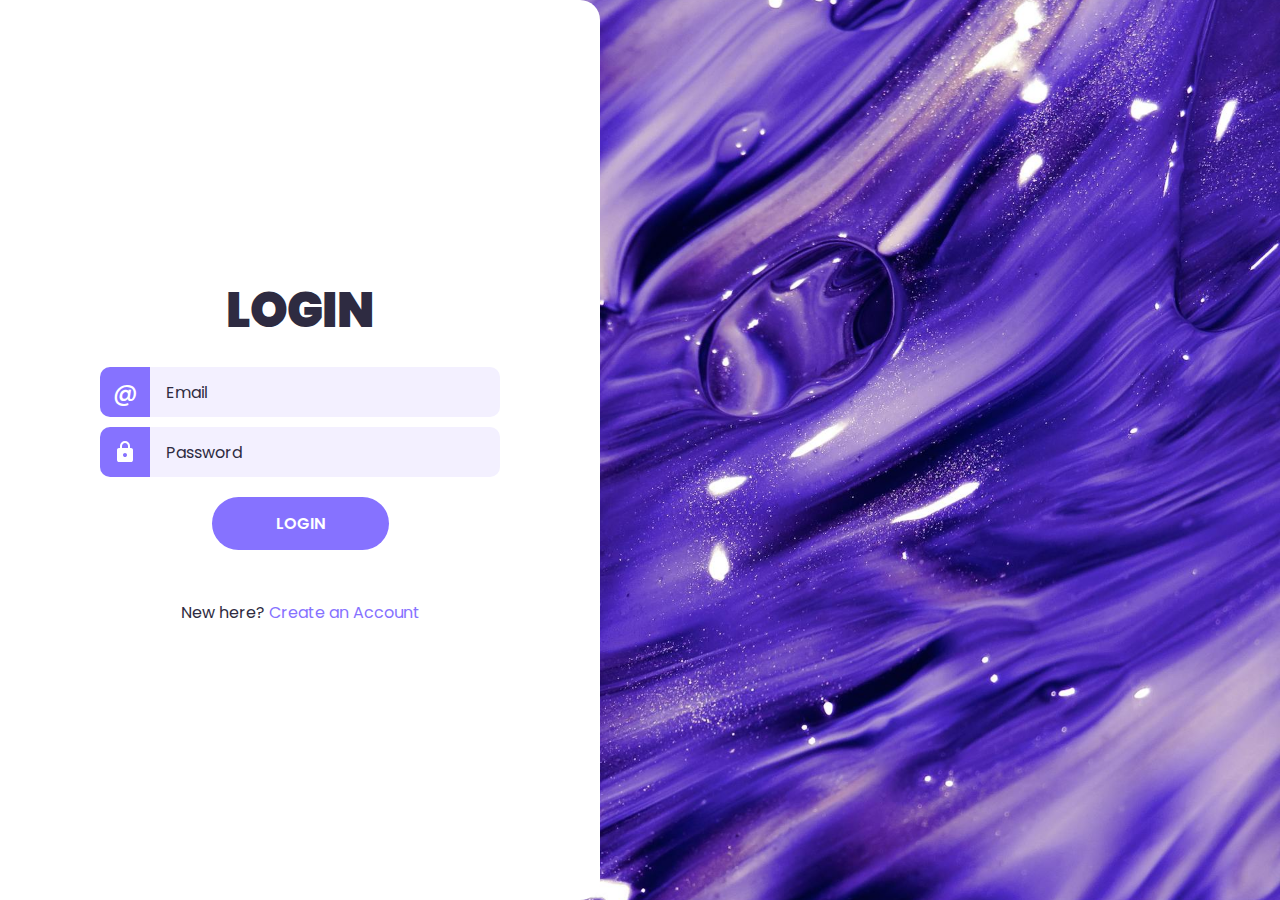
<file: index.html>
<!DOCTYPE html>
<html lang="en">
<head>
  <meta charset="UTF-8">
  <meta name="viewport" content="width=device-width, initial-scale=1.0">
  <title>Login</title>
  <link rel="stylesheet" href="login/style.css">
  <script type="text/javascript" src="login/validation.js" defer></script>

</head>
<body>
  <div class="wrapper">
    <h1>Login</h1>
    <p id="error-message"></p>
    <form id="form">
      <div>
        <label for="email-input">
          <span>@</span>
        </label>
        <input type="email" name="email" id="email-input" placeholder="Email">
      </div>
      <div>
        <label for="password-input">
          <svg xmlns="http://www.w3.org/2000/svg" height="24" viewBox="0 -960 960 960" width="24"><path d="M240-80q-33 0-56.5-23.5T160-160v-400q0-33 23.5-56.5T240-640h40v-80q0-83 58.5-141.5T480-920q83 0 141.5 58.5T680-720v80h40q33 0 56.5 23.5T800-560v400q0 33-23.5 56.5T720-80H240Zm240-200q33 0 56.5-23.5T560-360q0-33-23.5-56.5T480-440q-33 0-56.5 23.5T400-360q0 33 23.5 56.5T480-280ZM360-640h240v-80q0-50-35-85t-85-35q-50 0-85 35t-35 85v80Z"/></svg>
        </label>
        <input type="password" name="password" id="password-input" placeholder="Password">
      </div>
      <button type="submit" id="login">Login</button>
    </form>
    <p>New here? <a href="signup.html">Create an Account</a></p>
  </div>
  <script type="text/javascript">
    document.getElementById("login").onclick = function () {
        location.href = "landing.html";
    };
</script>
</body>
</html>
</file>
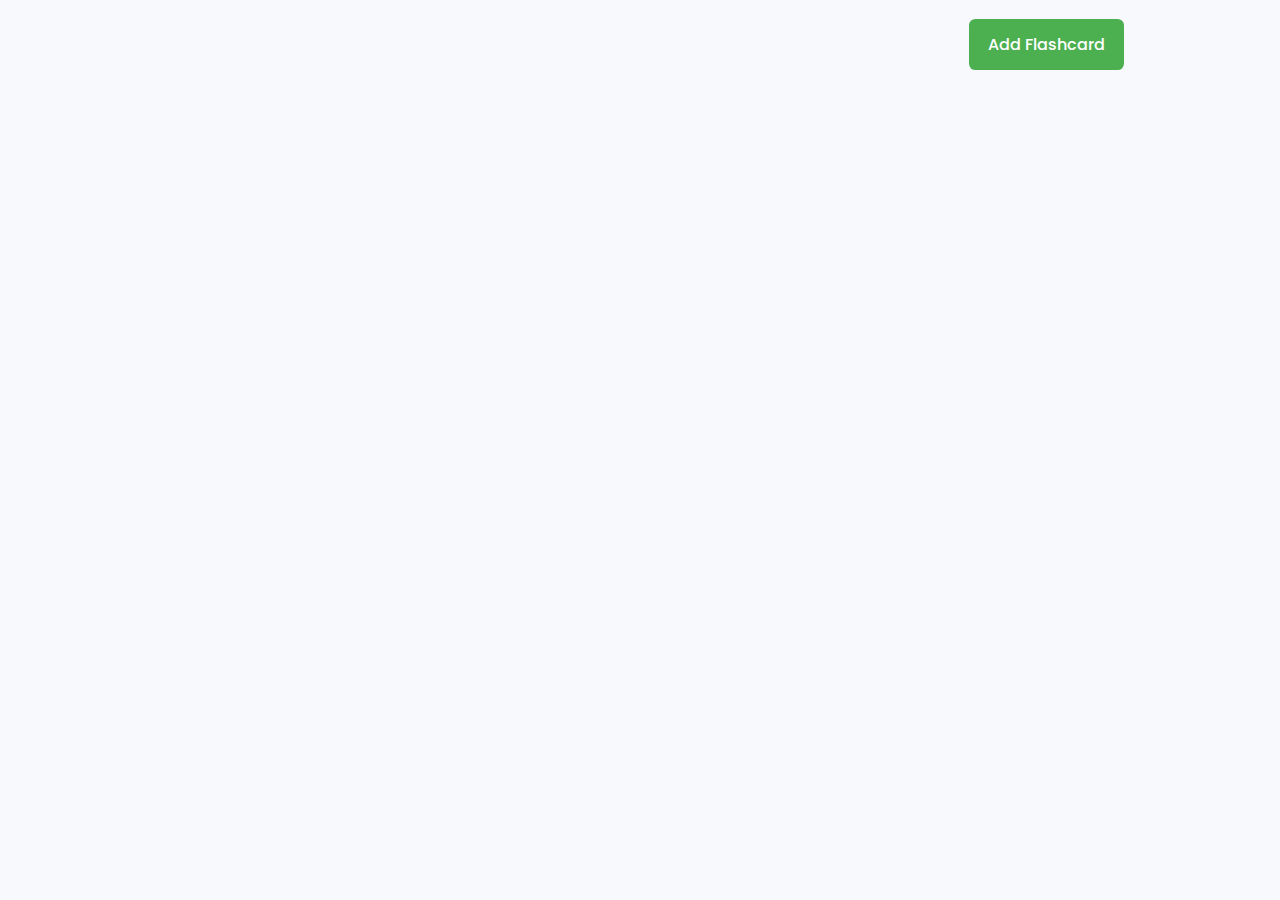
<file: flashcard.html>
<!DOCTYPE html>
<html lang="en">
  <head>
    <meta name="viewport" content="width=device-width, initial-scale=1.0" />
    <title>Flashcard App</title>
    <!-- Font Awesome Icons -->
    <link
      rel="stylesheet"
      href="https://cdnjs.cloudflare.com/ajax/libs/font-awesome/6.1.2/css/all.min.css"
    />
    <!-- Google Fonts -->
    <link
      href="https://fonts.googleapis.com/css2?family=Poppins:wght@400;500;600&display=swap"
      rel="stylesheet"
    />
    <!-- Stylesheet -->
    <link rel="stylesheet" href="Flashcard/style.css" />
  </head>
  <body>
    <div class="container">
      <div class="add-flashcard-con">
        <button id="add-flashcard">Add Flashcard</button>
      </div>

      <!-- Display Card of Question And Answers Here -->
      <div id="card-con">
        <div class="card-list-container"></div>
      </div>
    </div>

    <!-- Input form for users to fill question and answer -->
    <div class="question-container hide" id="add-question-card">
      <h2>Add Flashcard</h2>
      <div class="wrapper">
        <!-- Error message -->
        <div class="error-con">
          <span class="hide" id="error">Input fields cannot be empty!</span>
        </div>
        <!-- Close Button -->
        <i class="fa-solid fa-xmark" id="close-btn"></i>
      </div>

      <label for="question">Question:</label>
      <textarea
        class="input"
        id="question"
        placeholder="Type the question here..."
        rows="2"
      ></textarea>
      <label for="answer">Answer:</label>
      <textarea
        class="input"
        id="answer"
        rows="4"
        placeholder="Type the answer here..."
      ></textarea>
      <button id="save-btn">Save</button>
    </div>

    <!-- Script -->
    <script src="Flashcard/script.js"></script>
  </body>
</html>
</file>
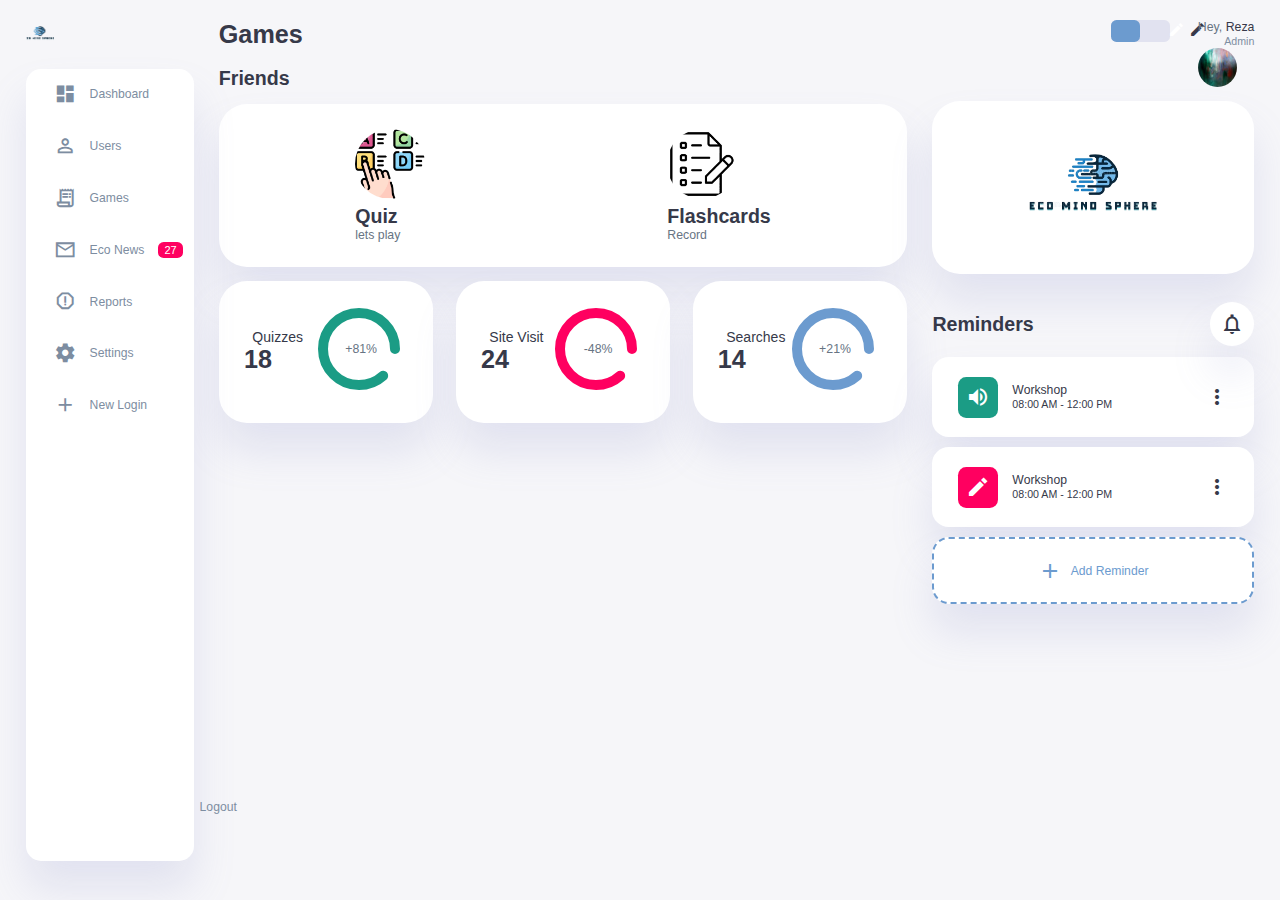
<file: games.html>
<!DOCTYPE html>
<html lang="en">

<head>
    <meta charset="UTF-8">
    <meta name="viewport" content="width=device-width, initial-scale=1.0">
    <link href="https://fonts.googleapis.com/icon?family=Material+Icons+Sharp" rel="stylesheet">
    <link rel="stylesheet" href="landing scripts/style.css">
    <title>Echo Mind Sphere</title>
</head>

<body>

    <div class="container">
        <!-- Sidebar Section -->
        <aside>
            <div class="toggle">
                <div class="logo">
                    <img src="images/logo.png">
                </div>
                <div class="close" id="close-btn">
                    <span class="material-icons-sharp">
                        close
                    </span>
                </div>
            </div>

            <div class="sidebar">
                <a href="landing.html">
                    <span class="material-icons-sharp">
                        dashboard
                    </span>
                    <h3>Dashboard</h3>
                </a>
                <a href="chat.html">
                    <span class="material-icons-sharp">
                        person_outline
                    </span>
                    <h3>Users</h3>
                </a>
                <a href="#">
                    <span class="material-icons-sharp">
                        receipt_long
                    </span>
                    <h3>Games</h3>
                </a>
                <a href="#">
                    <span class="material-icons-sharp">
                        mail_outline
                    </span>
                    <h3>Eco News</h3>
                    <span class="message-count">27</span>
                </a>
                <a href="#">
                    <span class="material-icons-sharp">
                        report_gmailerrorred
                    </span>
                    <h3>Reports</h3>
                </a>
                <a href="#">
                    <span class="material-icons-sharp">
                        settings
                    </span>
                    <h3>Settings</h3>
                </a>
                <a href="#">
                    <span class="material-icons-sharp">
                        add
                    </span>
                    <h3>New Login</h3>
                </a>
                <a href="index.html">
                    <span class="material-icons-sharp">
                        logout
                    </span>
                    <h3>Logout</h3>
                </a>
            </div>
        </aside>
        <!-- End of Sidebar Section -->

        <!-- Main Content -->
        <main>
            <h1>Games</h1>
            <!-- New Users Section -->
            <div class="new-users">
                <h2>Friends</h2>
                <div class="user-list">
                    <div class="user">
                        <a href="quiz.html">
                        <img src="images/choose.png">
                        <h2>Quiz</h2>
                        <p>lets play</p>
                    </a>
                    </div>
                    <div class="user">
                        <a href="flashcard.html">
                        <img src="images/exam.png">
                        <h2>Flashcards</h2>
                        <p>Record</p>
                        </a>
                    </div>
                </div>
            </div>
            <!-- End of New Users Section -->

            <!-- Analyses -->
            <div class="analyse">
                <div class="sales">
                    <div class="status">
                        <div class="info">
                            <h3>Quizzes</h3>
                            <h1>18</h1>
                        </div>
                        <div class="progresss">
                            <svg>
                                <circle cx="38" cy="38" r="36"></circle>
                            </svg>
                            <div class="percentage">
                                <p>+81%</p>
                            </div>
                        </div>
                    </div>
                </div>
                <div class="visits">
                    <div class="status">
                        <div class="info">
                            <h3>Site Visit</h3>
                            <h1>24</h1>
                        </div>
                        <div class="progresss">
                            <svg>
                                <circle cx="38" cy="38" r="36"></circle>
                            </svg>
                            <div class="percentage">
                                <p>-48%</p>
                            </div>
                        </div>
                    </div>
                </div>
                <div class="searches">
                    <div class="status">
                        <div class="info">
                            <h3>Searches</h3>
                            <h1>14</h1>
                        </div>
                        <div class="progresss">
                            <svg>
                                <circle cx="38" cy="38" r="36"></circle>
                            </svg>
                            <div class="percentage">
                                <p>+21%</p>
                            </div>
                        </div>
                    </div>
                </div>
            </div>
            <!-- End of Analyses -->


        </main>
        <!-- End of Main Content -->

        <!-- Right Section -->
        <div class="right-section">
            <div class="nav">
                <button id="menu-btn">
                    <span class="material-icons-sharp">
                        menu
                    </span>
                </button>
                <div class="dark-mode">
                    <span class="material-icons-sharp active">
                        light_mode
                    </span>
                    <span class="material-icons-sharp">
                        dark_mode
                    </span>
                </div>

                <div class="profile">
                    <div class="info">
                        <p>Hey, <a href="profile.html">Reza</a></p>
                        <small class="text-muted">Admin</small>
                    </div>
                    <div  class="profile-photo">
                        <img src="images/profile-1.jpg"><a ></a>
                    </div>
                </div>

            </div>
            <!-- End of Nav -->

            <div class="user-profile">
                <div class="logo">
                    <img src="images/logo.png">
                </div>
            </div>

            <div class="reminders">
                <div class="header">
                    <h2>Reminders</h2>
                    <span class="material-icons-sharp">
                        notifications_none
                    </span>
                </div>

                <div class="notification">
                    <div class="icon">
                        <span class="material-icons-sharp">
                            volume_up
                        </span>
                    </div>
                    <div class="content">
                        <div class="info">
                            <h3>Workshop</h3>
                            <small class="text_muted">
                                08:00 AM - 12:00 PM
                            </small>
                        </div>
                        <span class="material-icons-sharp">
                            more_vert
                        </span>
                    </div>
                </div>

                <div class="notification deactive">
                    <div class="icon">
                        <span class="material-icons-sharp">
                            edit
                        </span>
                    </div>
                    <div class="content">
                        <div class="info">
                            <h3>Workshop</h3>
                            <small class="text_muted">
                                08:00 AM - 12:00 PM
                            </small>
                        </div>
                        <span class="material-icons-sharp">
                            more_vert
                        </span>
                    </div>
                </div>

                <div class="notification add-reminder">
                    <div>
                        <span class="material-icons-sharp">
                            add
                        </span>
                        <h3>Add Reminder</h3>
                    </div>
                </div>

            </div>

        </div>


    </div>

    <script src="landing scripts/orders.js"></script>
    <script src="landing scripts/index.js"></script>
</body>

</html>
</file>
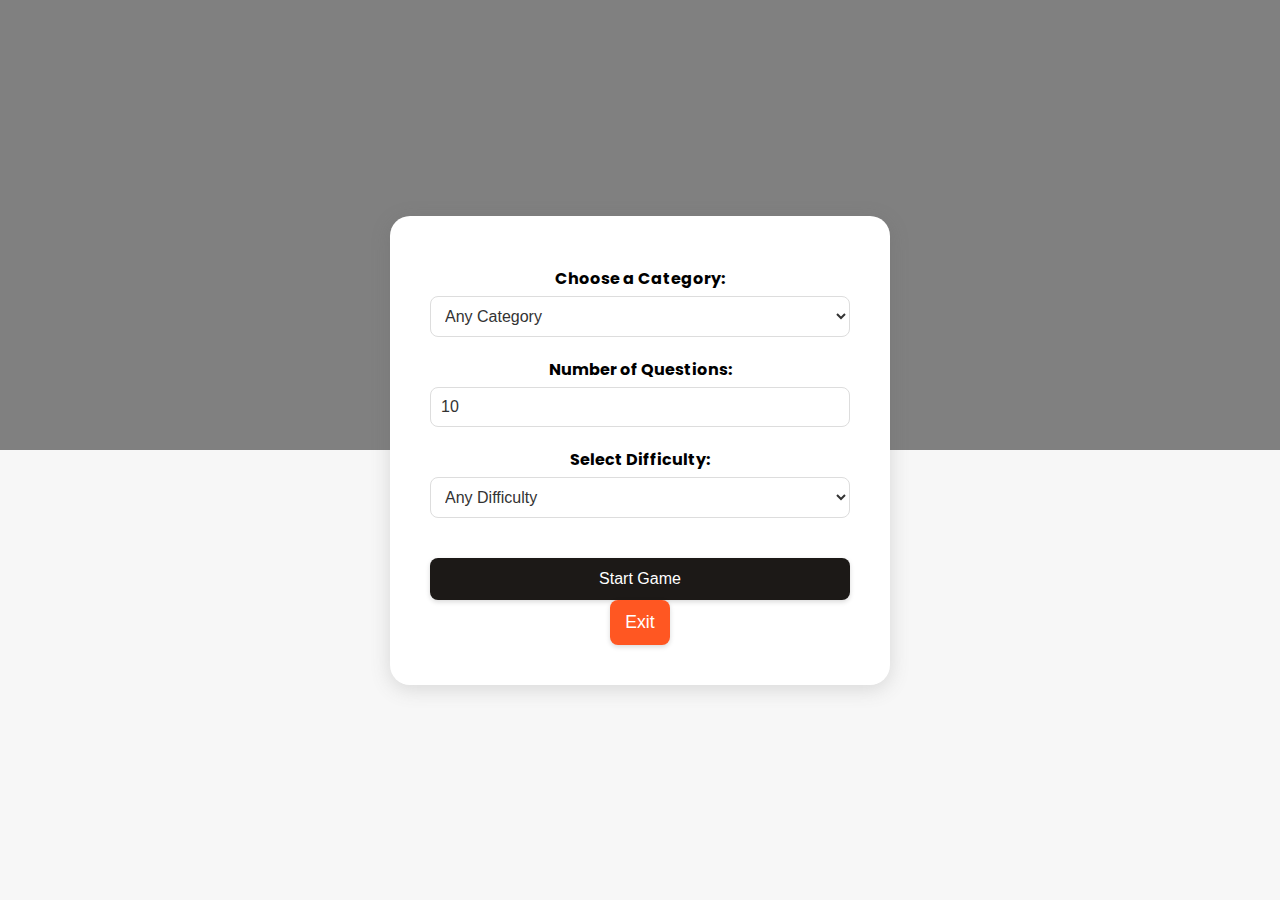
<file: quiz.html>
<!DOCTYPE html>
<html lang="en">

<head>
    <meta charset="UTF-8">
    <meta name="viewport" content="width=device-width, initial-scale=1.0">
    <link rel="stylesheet" href="Quiz/style.css">
    <title>Day #61 - Api Quiz Game | AsmrProg</title>
</head>

<body>

    <div id="quiz-container">
        <div id="game-setup">
            <div>
                <label for="category">Choose a Category:</label>
                <select id="category">
                    <option value="">Any Category</option>
                </select>
            </div>
            <div>
                <label for="amount">Number of Questions:</label>
                <input type="number" id="amount" min="1" max="50" value="10">
            </div>
            <div>
                <label for="difficulty">Select Difficulty:</label>
                <select id="difficulty">
                    <option value="">Any Difficulty</option>
                    <option value="easy">Easy</option>
                    <option value="medium">Medium</option>
                    <option value="hard">Hard</option>
                </select>
            </div>
            <button id="start-btn">Start Game</button>
            
        </div>
        <div id="quiz" style="display: none;">
            <div id="progress"></div>
            <div id="currentScore"></div>
            <div id="highScore"></div>
            <div id="question"></div>
            <div id="answers"></div>
            <div id="result"></div>
        </div>
        <button id="end-btn">Exit</button>
    </div>

    <script src="Quiz/script.js">
    </script>
</body>

</html>
</file>
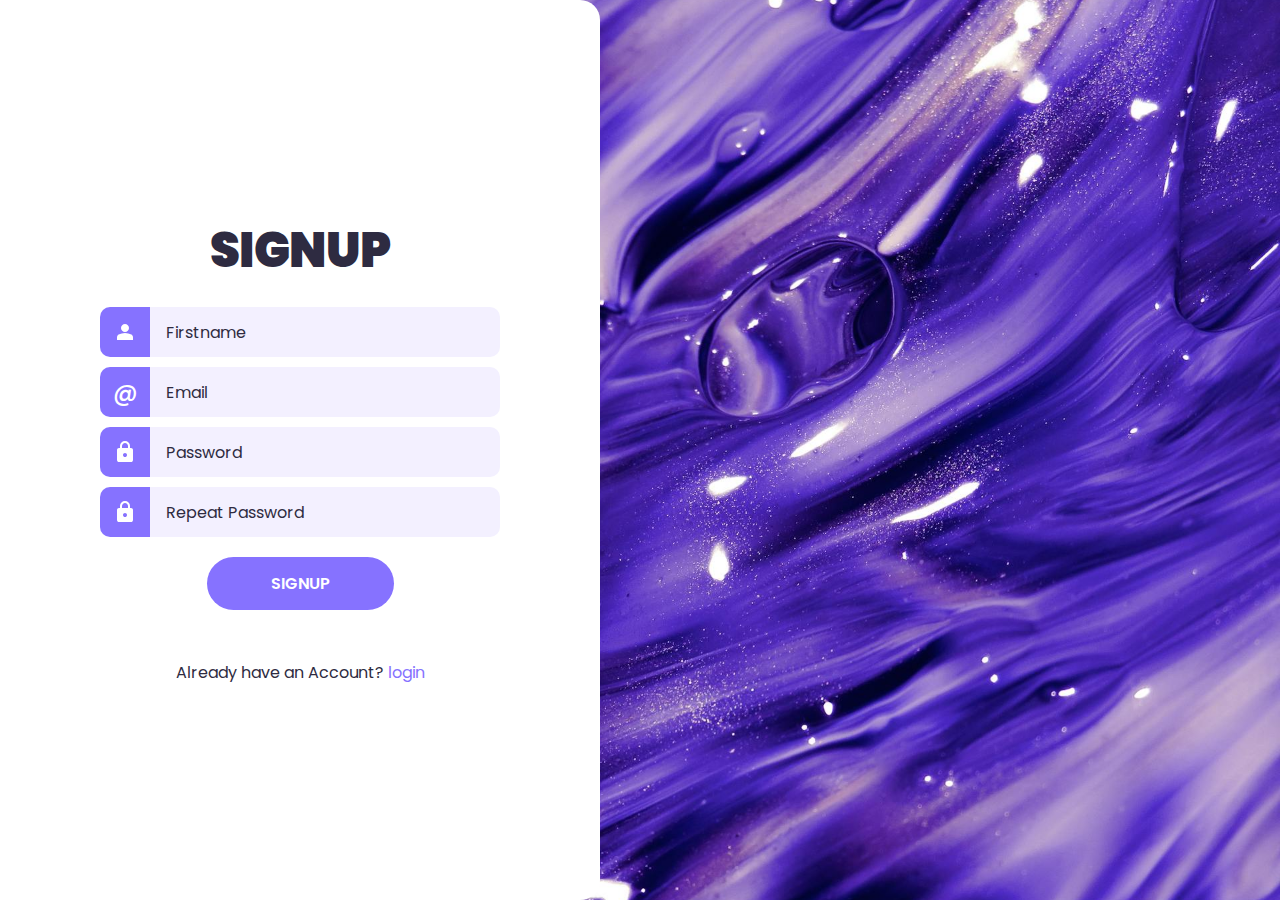
<file: signup.html>
<!DOCTYPE html>
<html lang="en">
<head>
  <meta charset="UTF-8">
  <meta name="viewport" content="width=device-width, initial-scale=1.0">
  <title>Signup</title>
  <link rel="stylesheet" href="login/style.css">
  <script type="text/javascript" src="login/validation.js" defer></script>
</head>
<body>
  <div class="wrapper">
    <h1>Signup</h1>
    <p id="error-message"></p>
    <form id="form">
      <div>
        <label for="firstname-input">
          <svg xmlns="http://www.w3.org/2000/svg" height="24" viewBox="0 -960 960 960" width="24"><path d="M480-480q-66 0-113-47t-47-113q0-66 47-113t113-47q66 0 113 47t47 113q0 66-47 113t-113 47ZM160-160v-112q0-34 17.5-62.5T224-378q62-31 126-46.5T480-440q66 0 130 15.5T736-378q29 15 46.5 43.5T800-272v112H160Z"/></svg>
        </label>
        <input type="text" name="firstname" id="firstname-input" placeholder="Firstname">
      </div>
      <div>
        <label for="email-input">
          <span>@</span>
        </label>
        <input type="email" name="email" id="email-input" placeholder="Email">
      </div>
      <div>
        <label for="password-input">
          <svg xmlns="http://www.w3.org/2000/svg" height="24" viewBox="0 -960 960 960" width="24"><path d="M240-80q-33 0-56.5-23.5T160-160v-400q0-33 23.5-56.5T240-640h40v-80q0-83 58.5-141.5T480-920q83 0 141.5 58.5T680-720v80h40q33 0 56.5 23.5T800-560v400q0 33-23.5 56.5T720-80H240Zm240-200q33 0 56.5-23.5T560-360q0-33-23.5-56.5T480-440q-33 0-56.5 23.5T400-360q0 33 23.5 56.5T480-280ZM360-640h240v-80q0-50-35-85t-85-35q-50 0-85 35t-35 85v80Z"/></svg>
        </label>
        <input type="password" name="password" id="password-input" placeholder="Password">
      </div>
      <div>
        <label for="repeat-password-input">
          <svg xmlns="http://www.w3.org/2000/svg" height="24" viewBox="0 -960 960 960" width="24"><path d="M240-80q-33 0-56.5-23.5T160-160v-400q0-33 23.5-56.5T240-640h40v-80q0-83 58.5-141.5T480-920q83 0 141.5 58.5T680-720v80h40q33 0 56.5 23.5T800-560v400q0 33-23.5 56.5T720-80H240Zm240-200q33 0 56.5-23.5T560-360q0-33-23.5-56.5T480-440q-33 0-56.5 23.5T400-360q0 33 23.5 56.5T480-280ZM360-640h240v-80q0-50-35-85t-85-35q-50 0-85 35t-35 85v80Z"/></svg>
        </label>
        <input type="password" name="repeat-password" id="repeat-password-input" placeholder="Repeat Password">
      </div>
      <button type="submit" id="signup">Signup</button>
    </form>
    <p>Already have an Account? <a href="index.html">login</a> </p>
  </div>
  <script type="text/javascript">
    document.getElementById("signup").onclick = function () {
        location.href = "index.html";
    };
</script>
</body>
</html>
</file>
<file: login/style.css>
@import url('https://fonts.googleapis.com/css2?family=Poppins:ital,wght@0,100;0,200;0,300;0,400;0,500;0,600;0,700;0,800;0,900;1,100;1,200;1,300;1,400;1,500;1,600;1,700;1,800;1,900&display=swap');
:root{
  --accent-color: #8672FF;
  --base-color: white;
  --text-color: #2E2B41;
  --input-color: #F3F0FF;
}
*{
  margin: 0;
  padding: 0;
}
html{
  font-family: Poppins, Segoe UI, sans-serif;
  font-size: 12pt;
  color: var(--text-color);
  text-align: center;
}
body{
  min-height: 100vh;
  background-image: url(background.jpg);
  background-size: cover;
  background-position: right;
  overflow: hidden;
}
.wrapper{
  box-sizing: border-box;
  background-color: var(--base-color);
  height: 100vh;
  width: max(40%, 600px);
  padding: 10px;
  border-radius: 0 20px 20px 0;
  display: flex;
  flex-direction: column;
  align-items: center;
  justify-content: center;
}
h1{
  font-size: 3rem;
  font-weight: 900;
  text-transform: uppercase;
}
form{
  width: min(400px, 100%);
  margin-top: 20px;
  margin-bottom: 50px;
  display: flex;
  flex-direction: column;
  align-items: center;
  gap: 10px;
}
form > div{
  width: 100%;
  display: flex;
  justify-content: center;
}
form label{
  flex-shrink: 0;
  height: 50px;
  width: 50px;
  background-color: var(--accent-color);
  fill: var(--base-color);
  color: var(--base-color);
  border-radius: 10px 0 0 10px;
  display: flex;
  justify-content: center;
  align-items: center;
  font-size: 1.5rem;
  font-weight: 500;
}
form input{
  box-sizing: border-box;
  flex-grow: 1;
  min-width: 0;
  height: 50px;
  padding: 1em;
  font: inherit;
  border-radius: 0 10px 10px 0;
  border: 2px solid var(--input-color);
  border-left: none;
  background-color: var(--input-color);
  transition: 150ms ease;
}
form input:hover{
  border-color: var(--accent-color);
}
form input:focus{
  outline: none;
  border-color: var(--text-color);
}
div:has(input:focus) > label{
  background-color: var(--text-color);
}
form input::placeholder{
  color: var(--text-color);
}
form button{
  margin-top: 10px;
  border: none;
  border-radius: 1000px;
  padding: .85em 4em;
  background-color: var(--accent-color);
  color: var(--base-color);
  font: inherit;
  font-weight: 600;
  text-transform: uppercase;
  cursor: pointer;
  transition: 150ms ease;
}
form button:hover{
  background-color: var(--text-color);
}
form button:focus{
  outline: none;
  background-color: var(--text-color);
}
a{
  text-decoration: none;
  color: var(--accent-color);
}
a:hover{
  text-decoration: underline;
}
@media(max-width: 1100px){
  .wrapper{
    width: min(600px, 100%);
    border-radius: 0;
  }
}
form div.incorrect label{
  background-color: #f06272;
}
form div.incorrect input{
  border-color: #f06272;
}
#error-message{
  color:#f06272;
}
</file>
<file: Flashcard/style.css>
* {
  padding: 0;
  margin: 0;
  box-sizing: border-box;
  font-family: "Poppins", sans-serif;
}

body {
  background-color: #f7f9fd;
}

.container {
  width: 90vw;
  max-width: 62.5em;
  position: relative;
  margin: auto;
}

.add-flashcard-con {
  display: flex;
  justify-content: flex-end;
  padding: 1.2em 1em;
}

button {
  border: none;
  outline: none;
  cursor: pointer;
}

.add-flashcard-con button {
  font-size: 1em;
  background-color: #4caf50; /* Updated color */
  color: #ffffff;
  padding: 0.8em 1.2em;
  font-weight: 500;
  border-radius: 0.4em;
}

#card-con {
  margin-top: 1em;
}

.question-container {
  width: 90vw;
  max-width: 34em;
  display: flex;
  flex-direction: column;
  justify-content: center;
  background-color: #ffffff;
  position: absolute;
  transform: translate(-50%, -50%);
  top: 50%;
  left: 50%;
  padding: 3em 2em;
  border-radius: 0.6em;
  box-shadow: 0 1em 2em rgba(28, 0, 80, 0.1);
}

.question-container h2 {
  font-size: 2.2em;
  color: #363d55;
  font-weight: 600;
  text-align: center;
  margin-bottom: 2em;
}

.wrapper {
  display: grid;
  grid-template-columns: 11fr 1fr;
  gap: 1em;
  margin-bottom: 1em;
}

.error-con {
  align-self: center;
}

#error {
  color: #ff5353;
  font-weight: 400;
}

.fa-xmark {
  font-size: 1.4em;
  background-color: #4caf50; /* Updated color */
  height: 1.8em;
  width: 1.8em;
  display: grid;
  place-items: center;
  color: #ffffff;
  border-radius: 50%;
  cursor: pointer;
  justify-self: flex-end;
}

label {
  color: #363d55;
  font-weight: 600;
  margin-bottom: 0.3em;
}

textarea {
  width: 100%;
  padding: 0.7em 0.5em;
  border: 1px solid #d0d0d0;
  outline: none;
  color: #414a67;
  border-radius: 0.3em;
  resize: none;
}

textarea:not(:last-child) {
  margin-bottom: 1.2em;
}

textarea:focus {
  border-color: #363d55;
}

#save-btn {
  font-size: 1em;
  background-color: #4caf50; /* Updated color */
  color: #ffffff;
  padding: 0.6em 0;
  border-radius: 0.3em;
  font-weight: 600;
}

.card-list-container {
  display: grid;
  padding: 0.2em;
  gap: 1.5em;
  grid-template-columns: 1fr 1fr 1fr;
}

.card {
  background-color: #ffffff;
  box-shadow: 0 0.4em 1.2em rgba(28, 0, 80, 0.08);
  padding: 1.2em;
  border-radius: 0.4em;
}

.question-div,
.answer-div {
  text-align: justify;
}

.question-div {
  margin-bottom: 0.5em;
  font-weight: 500;
  color: #363d55;
}

.answer-div {
  margin-top: 1em;
  font-weight: 400;
  color: #414a67;
}

.show-hide-btn {
  display: block;
  background-color: #4caf50; /* Updated color */
  color: #ffffff;
  text-decoration: none;
  text-align: center;
  padding: 0.6em 0;
  border-radius: 0.3em;
}

.buttons-con {
  display: flex;
  justify-content: flex-end;
}

.edit,
.delete {
  background-color: transparent;
  padding: 0.5em;
  font-size: 1.2em;
}

.edit {
  color: #4caf50; /* Updated color */
}

.delete {
  color: #ff5353;
}

.hide {
  display: none;
}

@media screen and (max-width: 800px) {
  .card-list-container {
    grid-template-columns: 1fr 1fr;
    gap: 0.8em;
  }
}

@media screen and (max-width: 450px) {
  body {
    font-size: 14px;
  }
  .card-list-container {
    grid-template-columns: 1fr;
    gap: 1.2em;
  }
}
</file>
<file: landing scripts/style.css>
:root{
    --color-primary: #6C9BCF;
    --color-danger: #FF0060;
    --color-success: #1B9C85;
    --color-warning: #F7D060;
    --color-white: #fff;
    --color-info-dark: #7d8da1;
    --color-dark: #363949;
    --color-light: rgba(132, 139, 200, 0.18);
    --color-dark-variant: #677483;
    --color-background: #f6f6f9;

    --card-border-radius: 2rem;
    --border-radius-1: 0.4rem;
    --border-radius-2: 1.2rem;

    --card-padding: 1.8rem;
    --padding-1: 1.2rem;

    --box-shadow: 0 2rem 3rem var(--color-light);
}

.dark-mode-variables{
    --color-background: #181a1e;
    --color-white: #202528;
    --color-dark: #edeffd;
    --color-dark-variant: #a3bdcc;
    --color-light: rgba(0, 0, 0, 0.4);
    --box-shadow: 0 2rem 3rem var(--color-light);
}

*{
    margin: 0;
    padding: 0;
    outline: 0;
    appearance: 0;
    border: 0;
    text-decoration: none;
    box-sizing: border-box;
    font-family: sans-serif;
}

html{
    font-size: 14px;
}

body{
    width: 100vw;
    height: 100vh;
    font-family: 'Poppins', sans-serif;
    font-size: 0.88rem;
    user-select: none;
    overflow-x: hidden;
    color: var(--color-dark);
    background-color: var(--color-background);
}

a{
    color: var(--color-dark);
}

img{
    display: block;
    width: 100%;
    object-fit: cover;
}

h1{
    font-weight: 800;
    font-size: 1.8rem;
}

h2{
    font-weight: 600;
    font-size: 1.4rem;
}

h3{
    font-weight: 500;
    font-size: 0.87rem;
}

small{
    font-size: 0.76rem;
}

p{
    color: var(--color-dark-variant);
}

b{
    color: var(--color-dark);
}

.text-muted{
    color: var(--color-info-dark);
}

.primary{
    color: var(--color-primary);
}

.danger{
    color: var(--color-danger);
}

.success{
    color: var(--color-success);
}

.warning{
    color: var(--color-warning);
}

.container{
    display: grid;
    width: 96%;
    margin: 0 auto;
    gap: 1.8rem;
    grid-template-columns: 12rem auto 23rem;
}

aside{
    height: 100vh;
}

aside .toggle{
    display: flex;
    align-items: center;
    justify-content: space-between;
    margin-top: 1.4rem;
}

aside .toggle .logo{
    display: flex;
    gap: 0.5rem;
}

aside .toggle .logo img{
    width: 2rem;
    height: 2rem;
}

aside .toggle .close{
    padding-right: 1rem;
    display: none;
}

aside .sidebar{
    display: flex;
    flex-direction: column;
    background-color: var(--color-white);
    box-shadow: var(--box-shadow);
    border-radius: 15px;
    height: 88vh;
    position: relative;
    top: 1.5rem;
    transition: all 0.3s ease;
}

aside .sidebar:hover{
    box-shadow: none;
}

aside .sidebar a{
    display: flex;
    align-items: center;
    color: var(--color-info-dark);
    height: 3.7rem;
    gap: 1rem;
    position: relative;
    margin-left: 2rem;
    transition: all 0.3s ease;
}

aside .sidebar a span{
    font-size: 1.6rem;
    transition: all 0.3s ease;
}

aside .sidebar a:last-child{
    position: absolute;
    bottom: 2rem;
    width: 100%;
}

aside .sidebar a.active{
    width: 100%;
    color: var(--color-primary);
    background-color: var(--color-light);
    margin-left: 0;
}

aside .sidebar a.active::before{
    content: '';
    width: 6px;
    height: 18px;
    background-color: var(--color-primary);
}

aside .sidebar a.active span{
    color: var(--color-primary);
    margin-left: calc(1rem - 3px);
}

aside .sidebar a:hover{
    color: var(--color-primary);
}

aside .sidebar a:hover span{
    margin-left: 0.6rem;
}

aside .sidebar .message-count{
    background-color: var(--color-danger);
    padding: 2px 6px;
    color: var(--color-white);
    font-size: 11px;
    border-radius: var(--border-radius-1);
}

main{
    margin-top: 1.4rem;
}

main .analyse{
    display: grid;
    grid-template-columns: repeat(3, 1fr);
    gap: 1.6rem;
}

main .analyse > div{
    background-color: var(--color-white);
    padding: var(--card-padding);
    border-radius: var(--card-border-radius);
    margin-top: 1rem;
    box-shadow: var(--box-shadow);
    cursor: pointer;
    transition: all 0.3s ease;
}

main .analyse > div:hover{
    box-shadow: none;
}

main .analyse > div .status{
    display: flex;
    align-items: center;
    justify-content: space-between;
}

main .analyse h3{
    margin-left: 0.6rem;
    font-size: 1rem;
}

main .analyse .progresss{
    position: relative;
    width: 92px;
    height: 92px;
    border-radius: 50%;
}

main .analyse svg{
    width: 7rem;
    height: 7rem;
}

main .analyse svg circle{
    fill: none;
    stroke-width: 10;
    stroke-linecap: round;
    transform: translate(5px, 5px);
}

main .analyse .sales svg circle{
    stroke: var(--color-success);
    stroke-dashoffset: -30;
    stroke-dasharray: 200;
}

main .analyse .visits svg circle{
    stroke: var(--color-danger);
    stroke-dashoffset: -30;
    stroke-dasharray: 200;
}

main .analyse .searches svg circle{
    stroke: var(--color-primary);
    stroke-dashoffset: -30;
    stroke-dasharray: 200;
}

main .analyse .progresss .percentage{
    position: absolute;
    top: -3px;
    left: -1px;
    display: flex;
    align-items: center;
    justify-content: center;
    height: 100%;
    width: 100%;
}
@keyframes fillAnimation {
    0% {
        stroke-dashoffset: 200;
    }
    100% {
        stroke-dashoffset: 0;
    }
}

main .analyse .progresss svg circle {
    animation: fillAnimation 2s ease forwards 3s;
}

main .new-users{
    margin-top: 1.3rem;
}

main .new-users .user-list{
    background-color: var(--color-white);
    padding: var(--card-padding);
    border-radius: var(--card-border-radius);
    margin-top: 1rem;
    box-shadow: var(--box-shadow);
    display: flex;
    justify-content: space-around;
    flex-wrap: wrap;
    gap: 1.4rem;
    cursor: pointer;
    transition: all 0.3s ease;
}

main .new-users .user-list:hover{
    box-shadow: none;
}

main .new-users .user-list .user{
    display: flex;
    flex-direction: column;
    align-items: center;
    justify-content: center;
}

main .new-users .user-list .user img{
    width: 5rem;
    height: 5rem;
    margin-bottom: 0.4rem;
    border-radius: 50%;
}

main .recent-orders{
    margin-top: 1.3rem;
}

main .recent-orders h2{
    margin-bottom: 0.8rem;
}

main .recent-orders table{
    background-color: var(--color-white);
    width: 100%;
    padding: var(--card-padding);
    text-align: center;
    box-shadow: var(--box-shadow);
    border-radius: var(--card-border-radius);
    transition: all 0.3s ease;
}

main .recent-orders table:hover{
    box-shadow: none;
}

main table tbody td{
    height: 2.8rem;
    border-bottom: 1px solid var(--color-light);
    color: var(--color-dark-variant);
}

main table tbody tr:last-child td{
    border: none;
}

main .recent-orders a{
    text-align: center;
    display: block;
    margin: 1rem auto;
    color: var(--color-primary);
}

.right-section{
    margin-top: 1.4rem;
}

.right-section .nav{
    display: flex;
    justify-content: end;
    gap: 2rem;
}

.right-section .nav button{
    display: none;
}

.right-section .dark-mode{
    background-color: var(--color-light);
    display: flex;
    justify-content: space-between;
    align-items: center;
    height: 1.6rem;
    width: 4.2rem;
    cursor: pointer;
    border-radius: var(--border-radius-1);
}

.right-section .dark-mode span{
    font-size: 1.2rem;
    width: 50%;
    height: 100%;
    display: flex;
    align-items: center;
    justify-content: center;
}

.right-section .dark-mode span.active{
    background-color: var(--color-primary);
    color: white;
    border-radius: var(--border-radius-1);
}

.right-section .nav .profile{
    gap: 2rem;
    text-align: right;
}

.right-section .nav .profile .profile-photo{
    width: 2.8rem;
    height: 2.8rem;
    border-radius: 50%;
    overflow: hidden;
}

.right-section .user-profile{
    justify-content: center;
    text-align: center;
    margin-top: 1rem;
    background-color: var(--color-white);
    padding: var(--card-padding);
    border-radius: var(--card-border-radius);
    box-shadow: var(--box-shadow);
    cursor: pointer;
    transition: all 0.3s ease;
}

.right-section .user-profile:hover{
    box-shadow: none;
}

.right-section .user-profile img{
    width: 11rem;
    height: auto;
    margin-bottom: 0.8rem;
    border-radius: 50%;
    display:block;
    margin: auto;
}
.profile-photo{
    display: block;
}

.right-section .user-profile h2{
    margin-bottom: 0.2rem;
    display: block;
}

.right-section .reminders{
    margin-top: 2rem;
}

.right-section .reminders .header{
    display: flex;
    align-items: center;
    justify-content: space-between;
    margin-bottom: 0.8rem;
}

.right-section .reminders .header span{
    padding: 10px;
    box-shadow: var(--box-shadow);
    background-color: var(--color-white);
    border-radius: 50%;
}

.right-section .reminders .notification{
    background-color: var(--color-white);
    display: flex;
    align-items: center;
    gap: 1rem;
    margin-bottom: 0.7rem;
    padding: 1.4rem var(--card-padding);
    border-radius: var(--border-radius-2);
    box-shadow: var(--box-shadow);
    cursor: pointer;
    transition: all 0.3s ease;
}

.right-section .reminders .notification:hover{
    box-shadow: none;
}

.right-section .reminders .notification .content{
    display: flex;
    justify-content: space-between;
    align-items: center;
    margin: 0;
    width: 100%;
}

.right-section .reminders .notification .icon{
    padding: 0.6rem;
    color: var(--color-white);
    background-color: var(--color-success);
    border-radius: 20%;
    display: flex;
}

.right-section .reminders .notification.deactive .icon{
    background-color: var(--color-danger);
}

.right-section .reminders .add-reminder{
    background-color: var(--color-white);
    border: 2px dashed var(--color-primary);
    color: var(--color-primary);
    display: flex;
    align-items: center;
    justify-content: center;
    cursor: pointer;
}

.right-section .reminders .add-reminder:hover{
    background-color: var(--color-primary);
    color: white;
}

.right-section .reminders .add-reminder div{
    display: flex;
    align-items: center;
    gap: 0.6rem;
}

/* Animation for new-users section */
        .user-list {
            display: flex;
            flex-wrap: wrap;
            justify-content: space-around;
            gap: 20px;
        }
        @keyframes fadeIn {
            0% {
                opacity: 0;
                transform: translateY(20px);
            }
            100% {
                opacity: 1;
                transform: translateY(0);
            }
        }

@media screen and (max-width: 1200px) {
    .container{
        width: 95%;
        grid-template-columns: 7rem auto 23rem;
    }

    aside .logo h2{
        display: none;
    }

    aside .sidebar h3{
        display: none;
    }

    aside .sidebar a{
        width: 5.6rem;
    }

    aside .sidebar a:last-child{
        position: relative;
        margin-top: 1.8rem;
    }

    main .analyse{
        grid-template-columns: 1fr;
        gap: 0;
    }

    main .new-users .user-list .user{
        flex-basis: 40%;
    }

    main .recent-orders {
        width: 94%;
        position: absolute;
        left: 50%;
        transform: translateX(-50%);
        margin: 2rem 0 0 0.8rem;
    }

    main .recent-orders table{
        width: 83vw;
    }

    main table thead tr th:last-child,
    main table thead tr th:first-child{
        display: none;
    }

    main table tbody tr td:last-child,
    main table tbody tr td:first-child{
        display: none;
    }

}

@media screen and (max-width: 768px) {
    .container{
        width: 100%;
        grid-template-columns: 1fr;
        padding: 0 var(--padding-1);
    }

    aside{
        position: fixed;
        background-color: var(--color-white);
        width: 15rem;
        z-index: 3;
        box-shadow: 1rem 3rem 4rem var(--color-light);
        height: 100vh;
        left: -100%;
        display: none;
        animation: showMenu 0.4s ease forwards;
    }

    @keyframes showMenu {
       to{
        left: 0;
       } 
    }

    aside .logo{
        margin-left: 1rem;
    }

    aside .logo h2{
        display: inline;
    }

    aside .sidebar h3{
        display: inline;
    }

    aside .sidebar a{
        width: 100%;
        height: 3.4rem;
    }

    aside .sidebar a:last-child{
        position: absolute;
        bottom: 5rem;
    }

    aside .toggle .close{
        display: inline-block;
        cursor: pointer;
    }

    main{
        margin-top: 8rem;
        padding: 0 1rem;
    }

    main .new-users .user-list .user{
        flex-basis: 35%;
    }

    main .recent-orders{
        position: relative;
        margin: 3rem 0 0 0;
        width: 100%;
    }

    main .recent-orders table{
        width: 100%;
        margin: 0;
    }

    .right-section{
        width: 94%;
        margin: 0 auto 4rem;
    }

    .right-section .nav{
        position: fixed;
        top: 0;
        left: 0;
        align-items: center;
        background-color: var(--color-white);
        padding: 0 var(--padding-1);
        height: 4.6rem;
        width: 100%;
        z-index: 2;
        box-shadow: 0 1rem 1rem var(--color-light);
        margin: 0;
    }

    .right-section .nav .dark-mode{
        width: 4.4rem;
        position: absolute;
        left: 66%;
    }

    .right-section .profile .info{
        display: none;
    }

    .right-section .nav button{
        display: inline-block;
        background-color: transparent;
        cursor: pointer;
        color: var(--color-dark);
        position: absolute;
        left: 1rem;
    }

    .right-section .nav button span{
        font-size: 2rem;
    }

}
</file>
<file: Quiz/style.css>
@import url('https://fonts.googleapis.com/css2?family=Poppins:wght@300;400;500;600;700&display=swap');

body, html{
    height: 100%;
    margin: 0;
    font-family: 'Poppins', sans-serif;
    background: linear-gradient(#808080 50%, #f7f7f7 50%);
    color: #333;
    display: flex;
    align-items: center;
    justify-content: center;
    text-align: center;
}

#quiz-container{
    width: 420px;
    background-color: #fff;
    padding: 40px;
    border-radius: 20px;
    box-shadow: 0 4px 20px rgba(92, 92, 92, 0.2);
    margin: 20px;
}

#game-setup div{
    margin: 10px 0;
}

#game-setup label{
    display: block;
    margin-bottom: 5px;
    font-weight: bold;
    color: #000;
}

#category, #amount, #difficulty{
    width: 100%;
    padding: 10px;
    box-sizing: border-box;
    margin-bottom: 10px;
    border-radius: 8px;
    border: 1px solid #ddd;
    font-size: 1em;
    color: #333;
    background: #fff;
}

#start-btn{
    padding: 12px 25px;
    background-color: #1c1917;
    color: #fff;
    border: none;
    border-radius: 8px;
    cursor: pointer;
    font-size: 1em;
    box-shadow: 0 2px 5px rgba(0, 0, 0, 0.15);
    transition: background-color 0.3s ease, transform 0.1s ease;
    width: 100%;
    margin-top: 20px;
}

#start-btn:hover{
    background-color: #15aabf;
    transform: scale(1.05);
}

#progress, #currentScore, #highScore{
    margin-bottom: 10px;
    font-size: 1em;
    font-weight: bold;
    color: #444;
}

#question{
    font-size: 1em;
    margin: 20px 0;
    color: #5a5a5a;
}

.answer-btn{
    width: calc(100% - 20px);
    padding: 10px 20px;
    margin-bottom: 12px;
    background-color: #1c1917;
    color: #fff;
    border: none;
    border-radius: 8px;
    font-size: 0.9em;
    cursor: pointer;
    box-shadow: 0 2px 5px rgba(0, 0, 0, 0.15);
    transition: transform 0.1s ease;
}

.answer-btn:hover{
    transform: scale(1.05);
}

.answer-btn:disabled, .answer-btn.correct, .answer-btn.incorrect{
    cursor: default;
    transform: none;
}

#result{
    font-size: 1em;
    color: #5a5a5a;
    margin-top: 20px;
}

.correct{
    background-color: #4caf50 !important;
}

.incorrect{
    background-color: #f44336 !important;
}

button{
    padding: 12px 15px;
    background-color: #ff5722;
    color: #fff;
    border: none;
    border-radius: 8px;
    cursor: pointer;
    font-size: 1.1em;
    box-shadow: 0 2px 5px rgba(0, 0, 0, 0.15);
    transition: background-color 0.3s ease, transform 0.1s ease;
}

button:hover{
    background-color: #e64a19;
    transform: scale(1.05);
}
</file>
